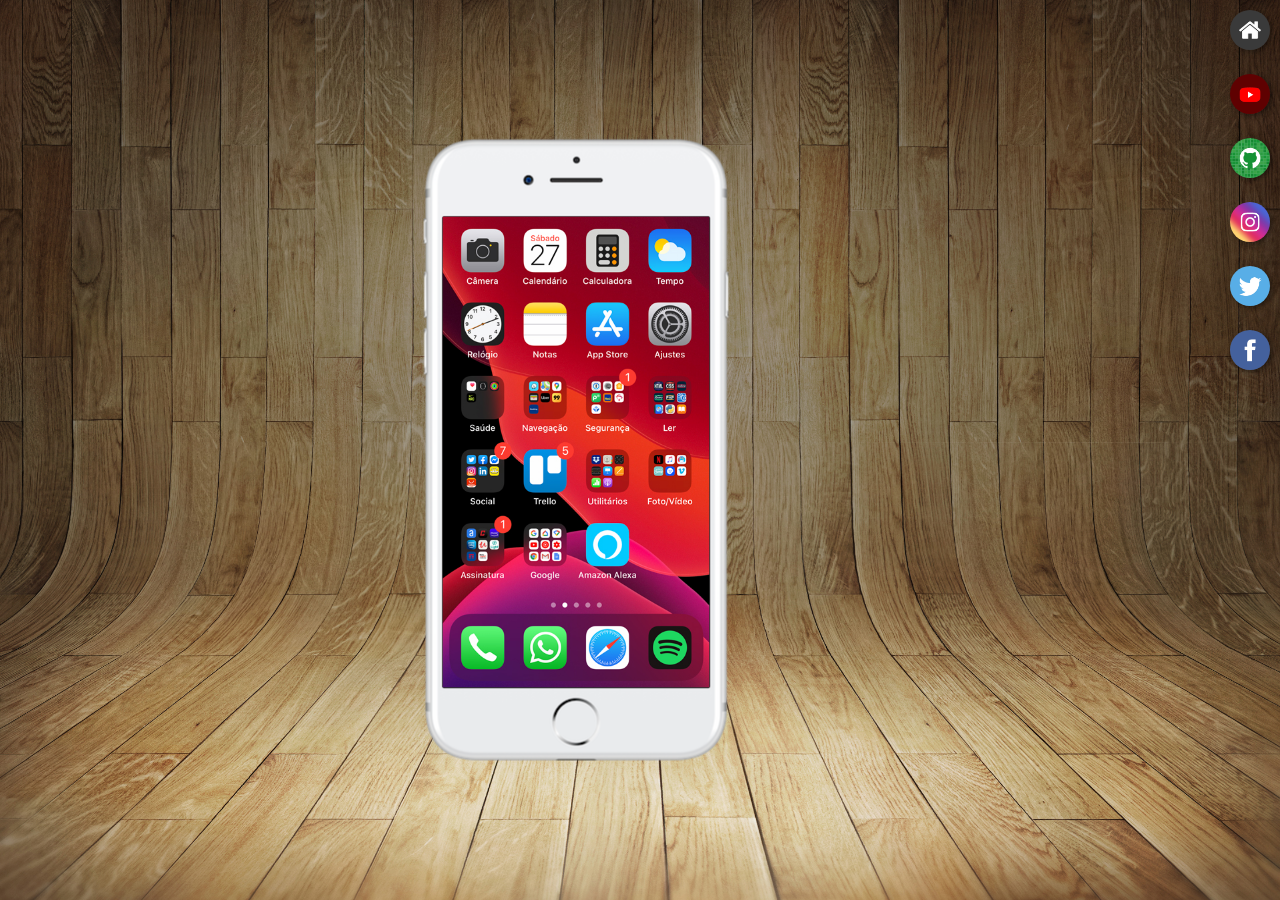
<file: index.html>
<!DOCTYPE html>
<html lang="pt-br">
<head>
    <meta charset="UTF-8">
    <meta name="viewport" content="width=device-width, initial-scale=1.0">
    <link rel="shortcut icon" href="favicon.ico" type="image/x-icon">
    <link rel="stylesheet" href="estilos/style.css">
    <title>Projeto redes sociais</title>
</head>
<body>
    <main>
        <section id="telefone">
            <iframe src="home.html" name="tela" id="tela" frameborder="0">Seu navegador não é compatível com isso.</iframe>
        </section>
        <section id="redes-sociais">
            <a href="home.html" target="tela"><img src="imagens/logo-home.jpg" alt=""></a><br>
            <a href="youtube.html" target="tela"><img src="imagens/logo-youtube.jpg" alt=""></a><br>
            <a href="github.html" target="tela"><img src="imagens/logo-github.jpg" alt=""></a><br>
            <a href="instagram.html" target="tela"><img src="imagens/logo-instagram.jpg" alt=""></a><br>
            <a href="twitter.html" target="tela"><img src="imagens/logo-twitter.jpg" alt=""></a><br>
            <a href="facebook.html" target="tela"><img src="imagens/logo-facebook.jpg" alt=""></a><br>
        </section>
    </main>
</body>
</html>
</file>
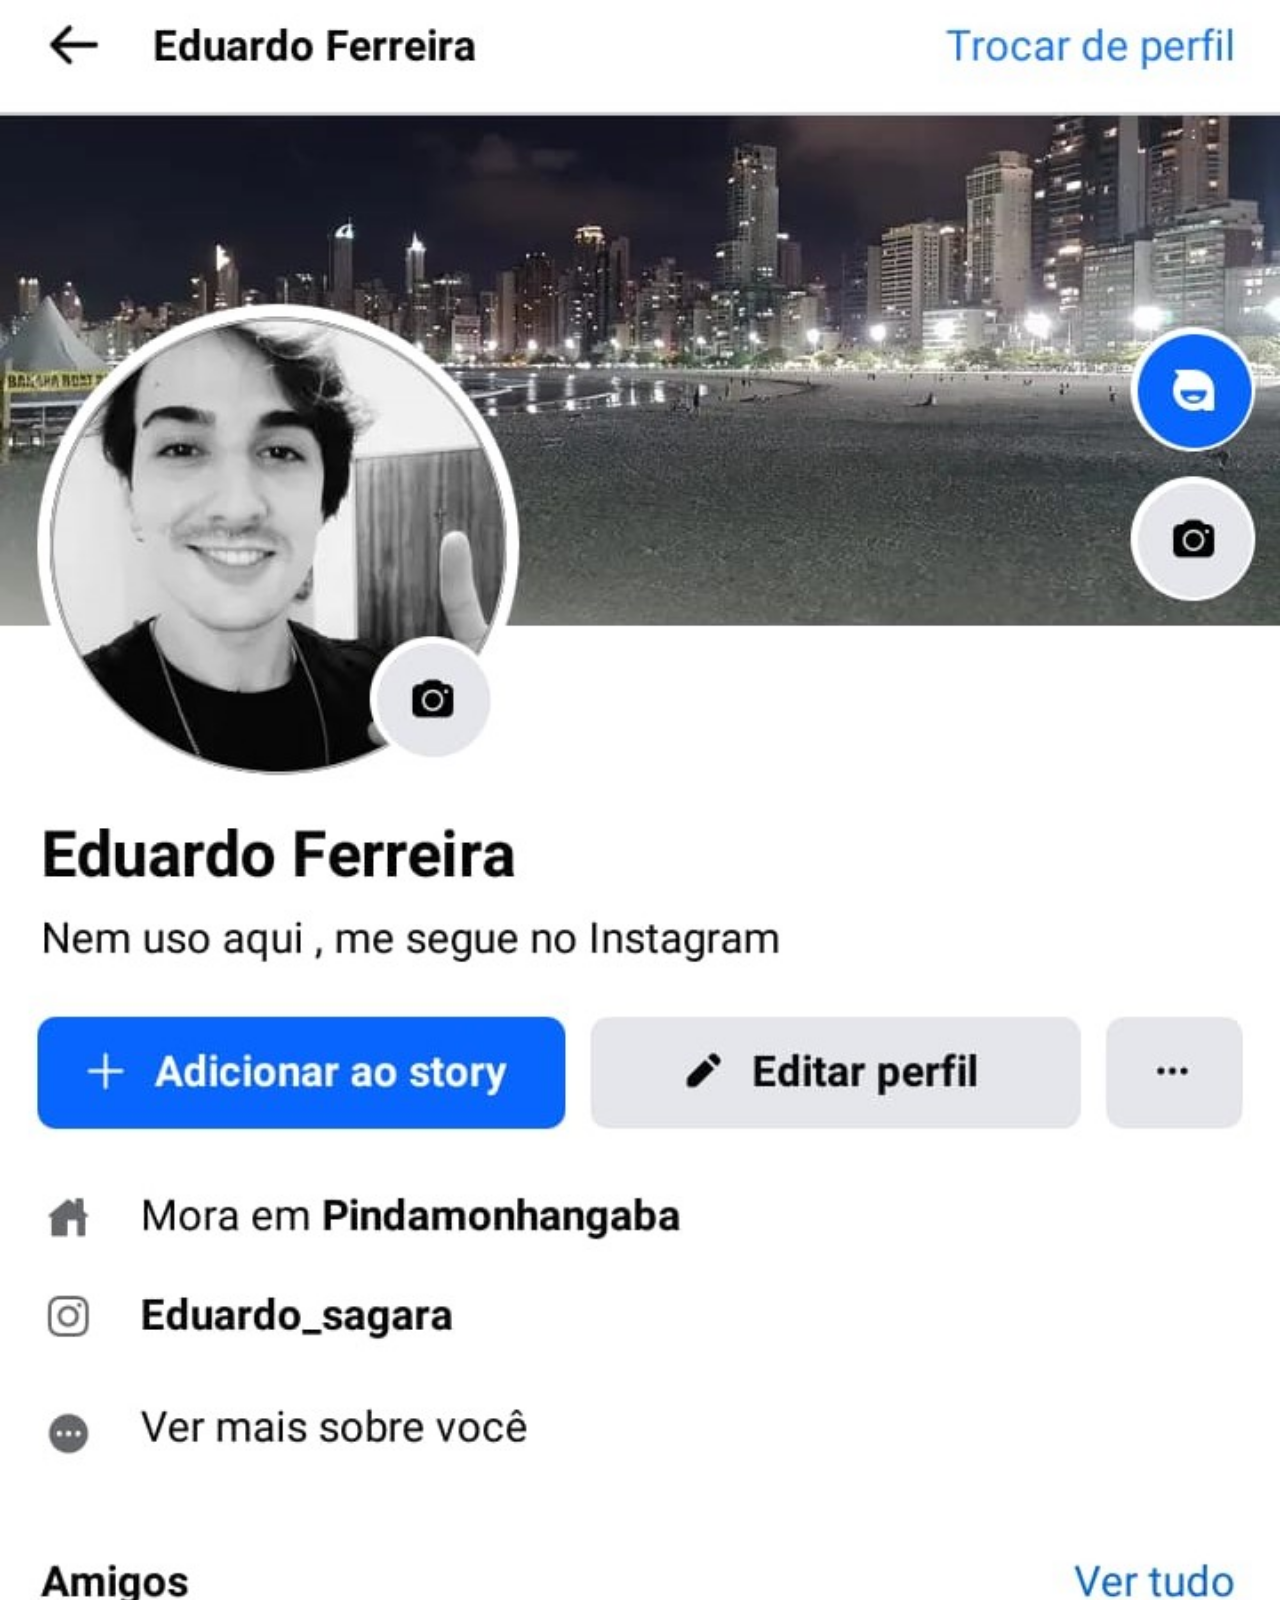
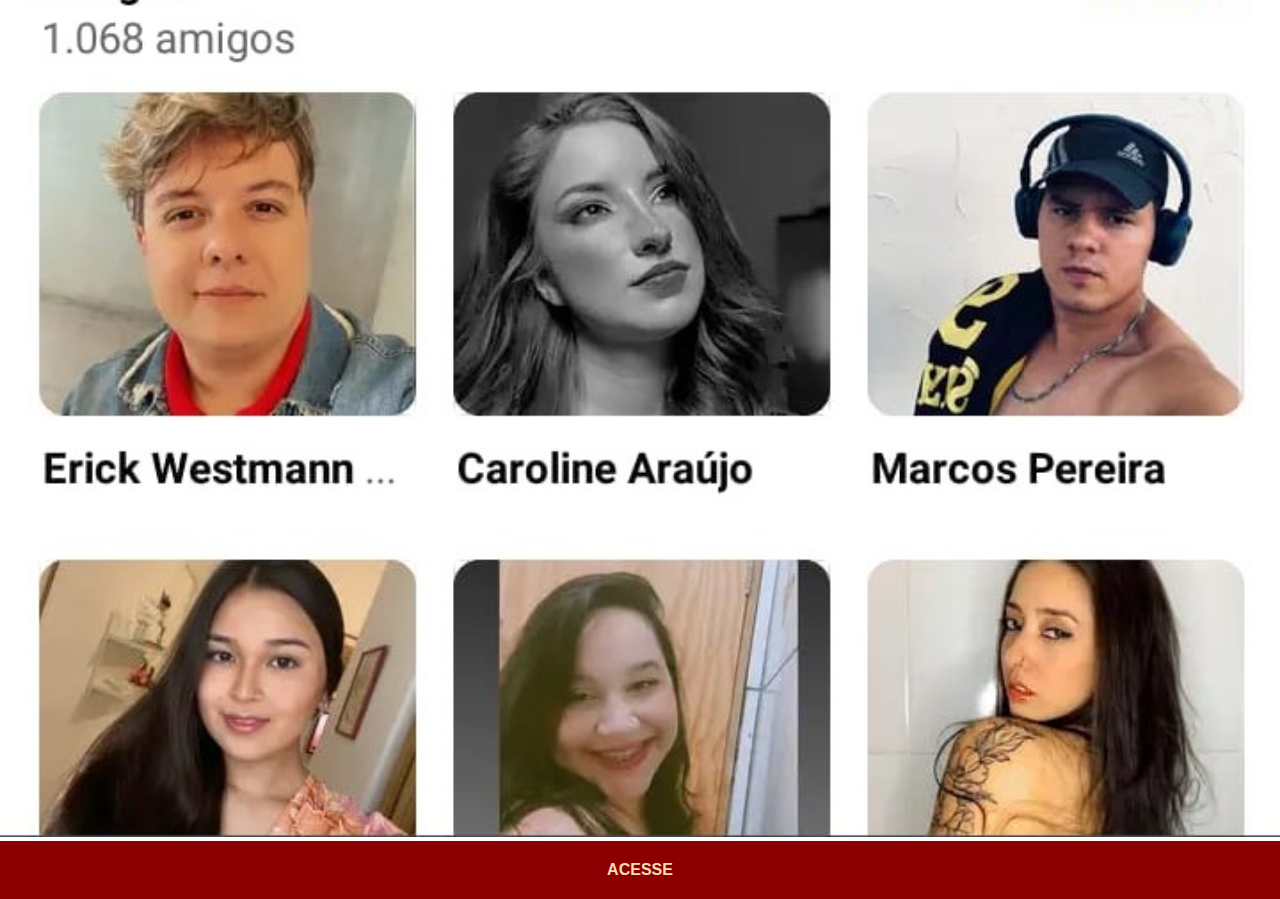
<file: facebook.html>
<!DOCTYPE html>
<html lang="pt-br">
<head>
    <meta charset="UTF-8">
    <meta name="viewport" content="width=device-width, initial-scale=1.0">
    <title>Facebook</title>
    <link rel="stylesheet" href="estilos/social.css">
</head>
<body>
    <img src="imagens/facebook-joao.jpeg" alt="Facebook">
    <a href="https://www.facebook.com/sagraaaaaa/" target="_blank">ACESSE</a>
</body>
</html>
</file>
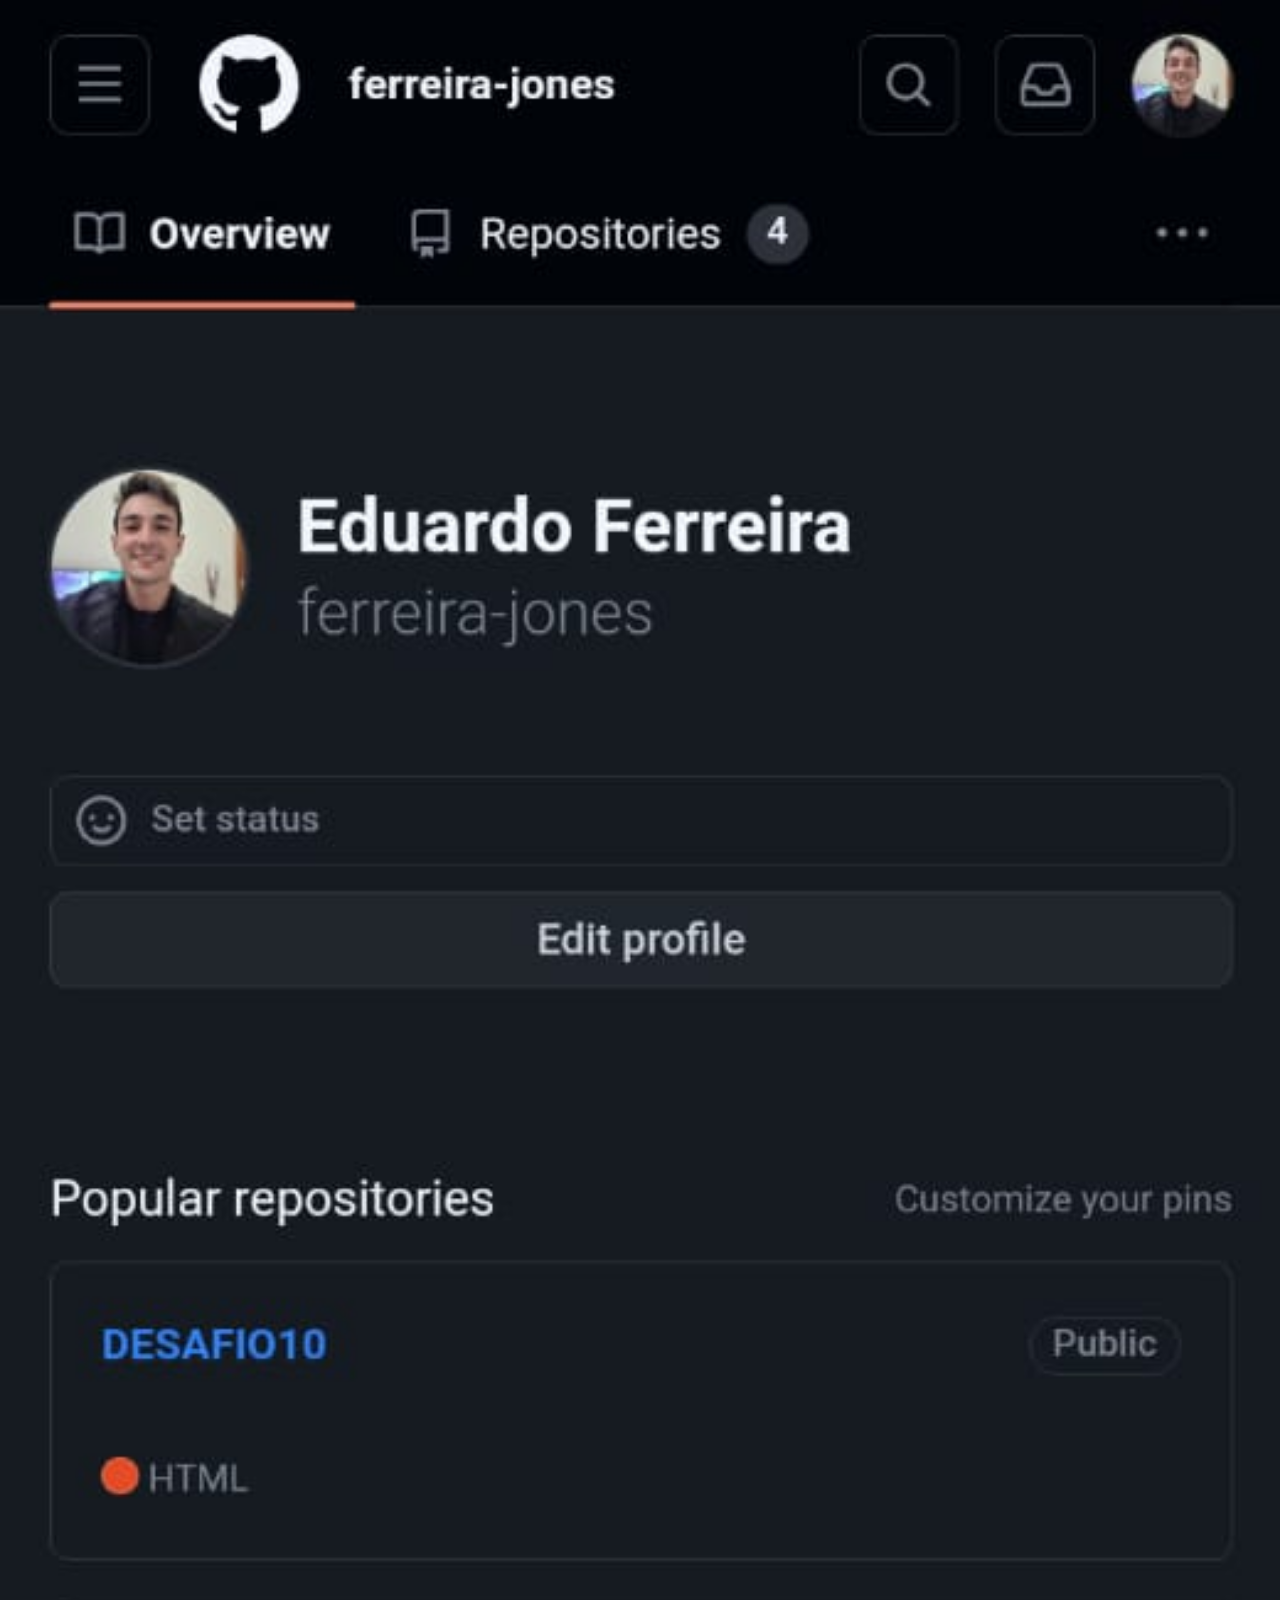
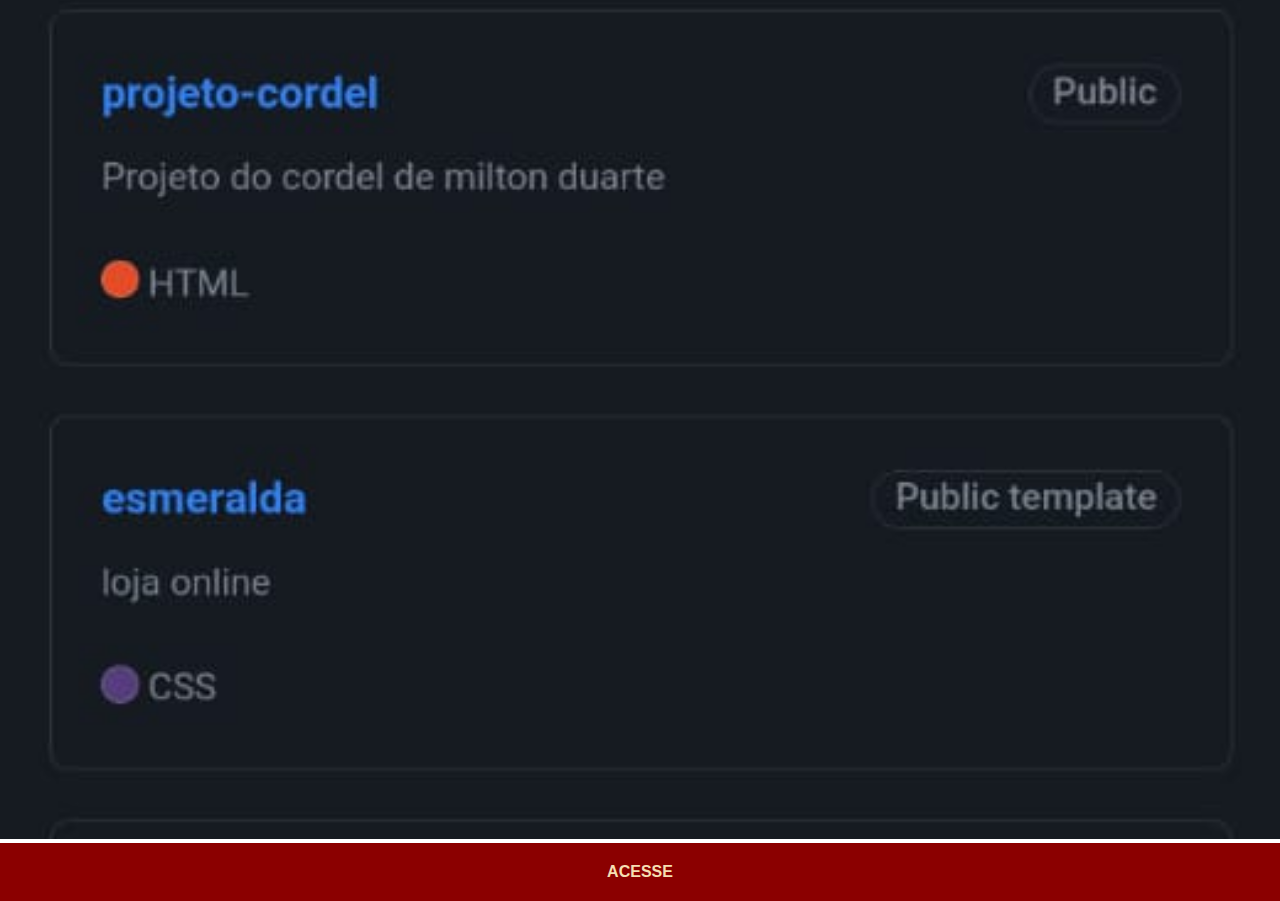
<file: github.html>
<!DOCTYPE html>
<html lang="pt-br">
<head>
    <meta charset="UTF-8">
    <meta name="viewport" content="width=device-width, initial-scale=1.0">
    <title>Github</title>
    <link rel="stylesheet" href="estilos/social.css">
</head>
<body>
    <img src="imagens/git-joao.jpeg" alt="Github">
    <a href="https://github.com/ferreira-jones" target="_blank">ACESSE</a>
</body>
</html>
</file>
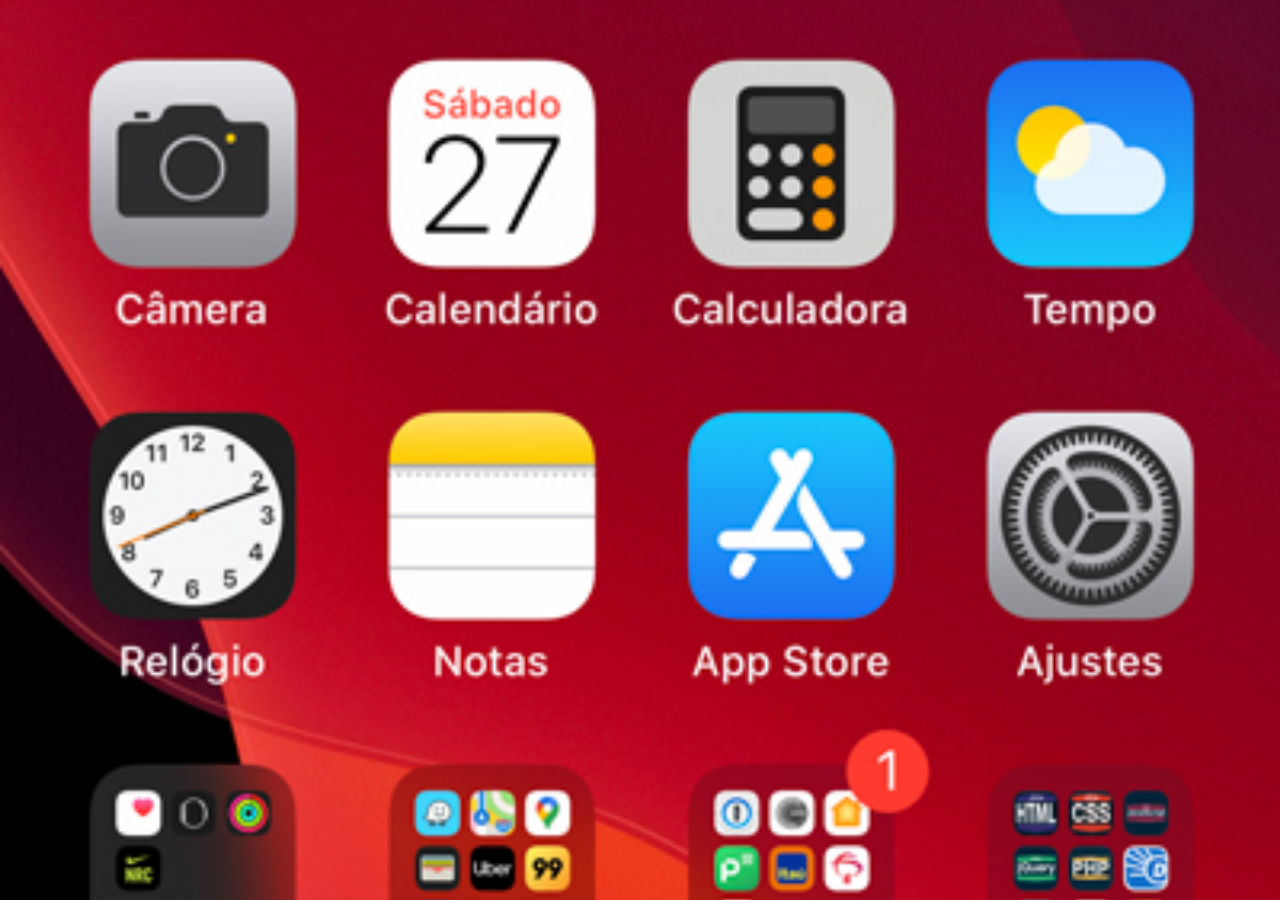
<file: home.html>
<!DOCTYPE html>
<html lang="pt-br">
<head>
    <meta charset="UTF-8">
    <meta name="viewport" content="width=device-width, initial-scale=1.0">
    <title>Home</title>
</head>
<style>
    *{
        margin: 0px;
        padding: 0px;
    }
    body{
        width: 100vw;
        height: 100vh;
        background: black url('imagens/tela-home.jpg') no-repeat top center;
        background-size: cover;
    }
</style>
<body>
    
</body>
</html>
</file>
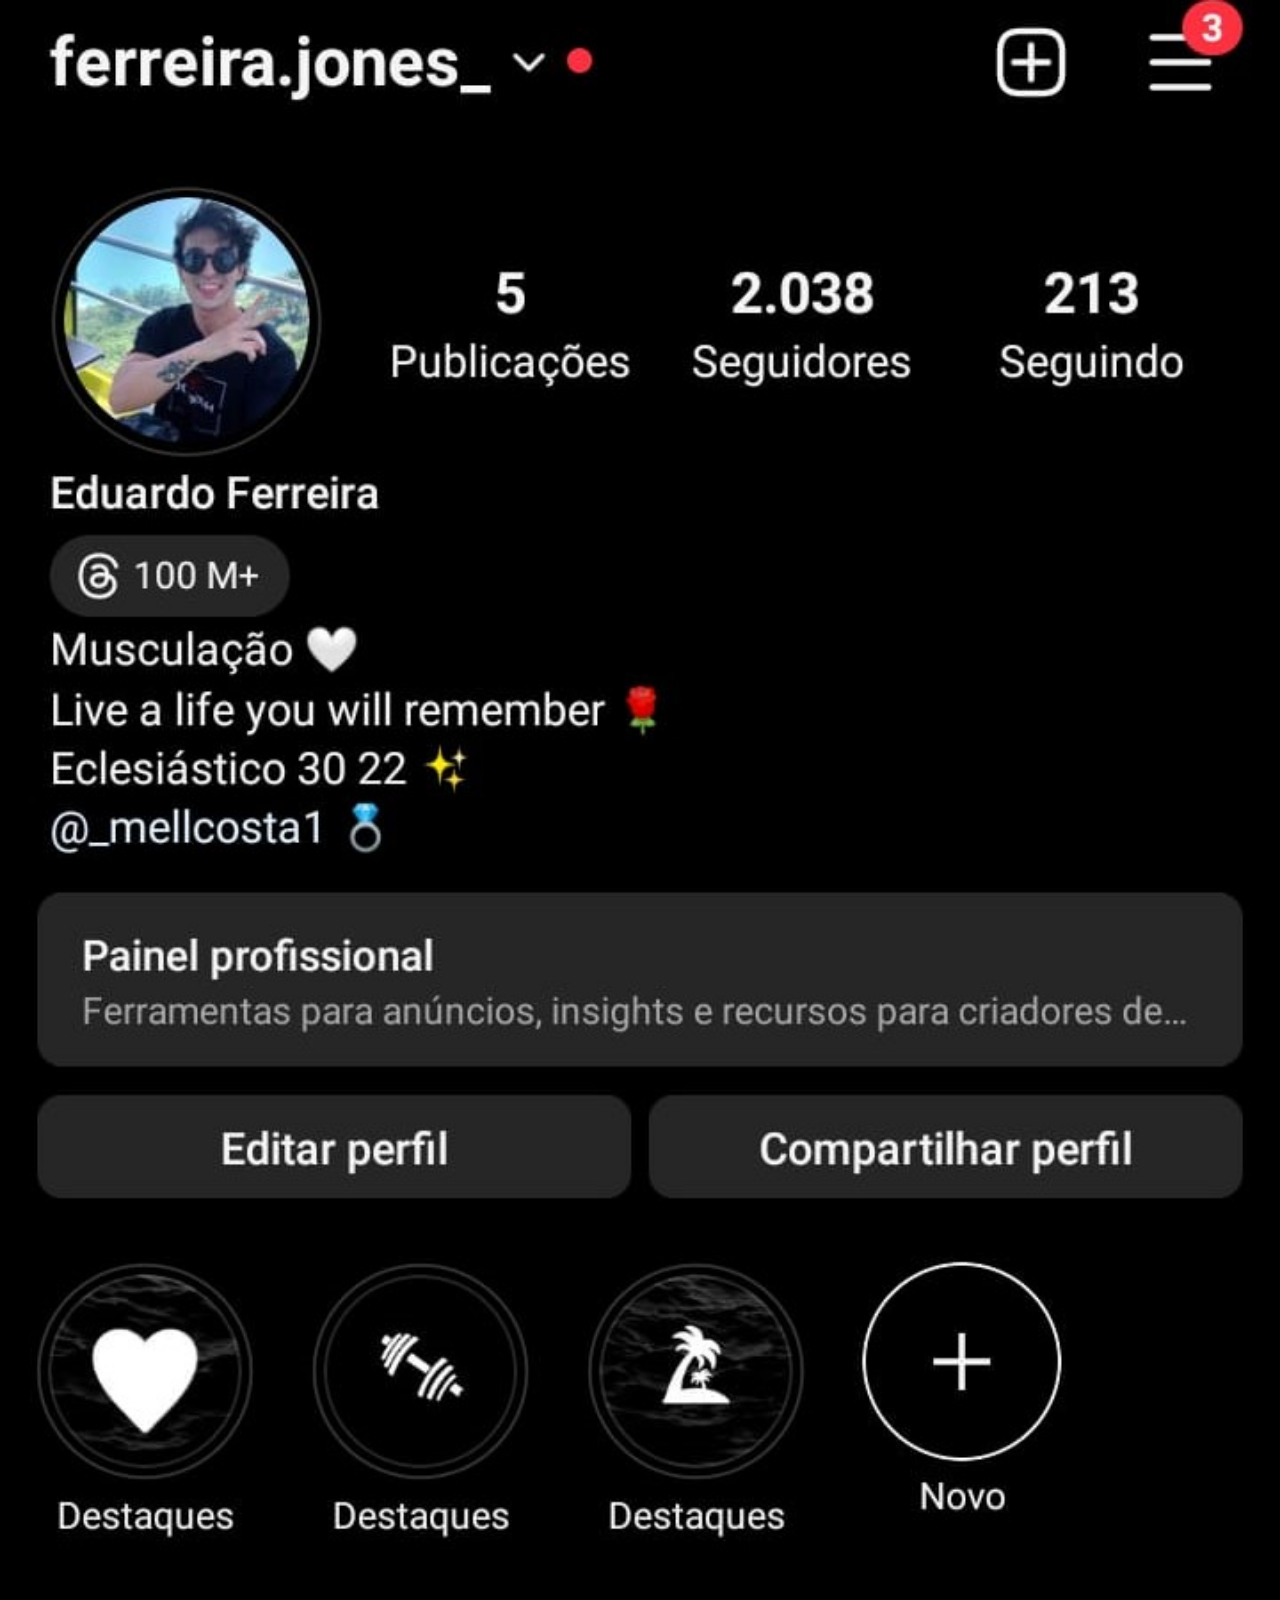
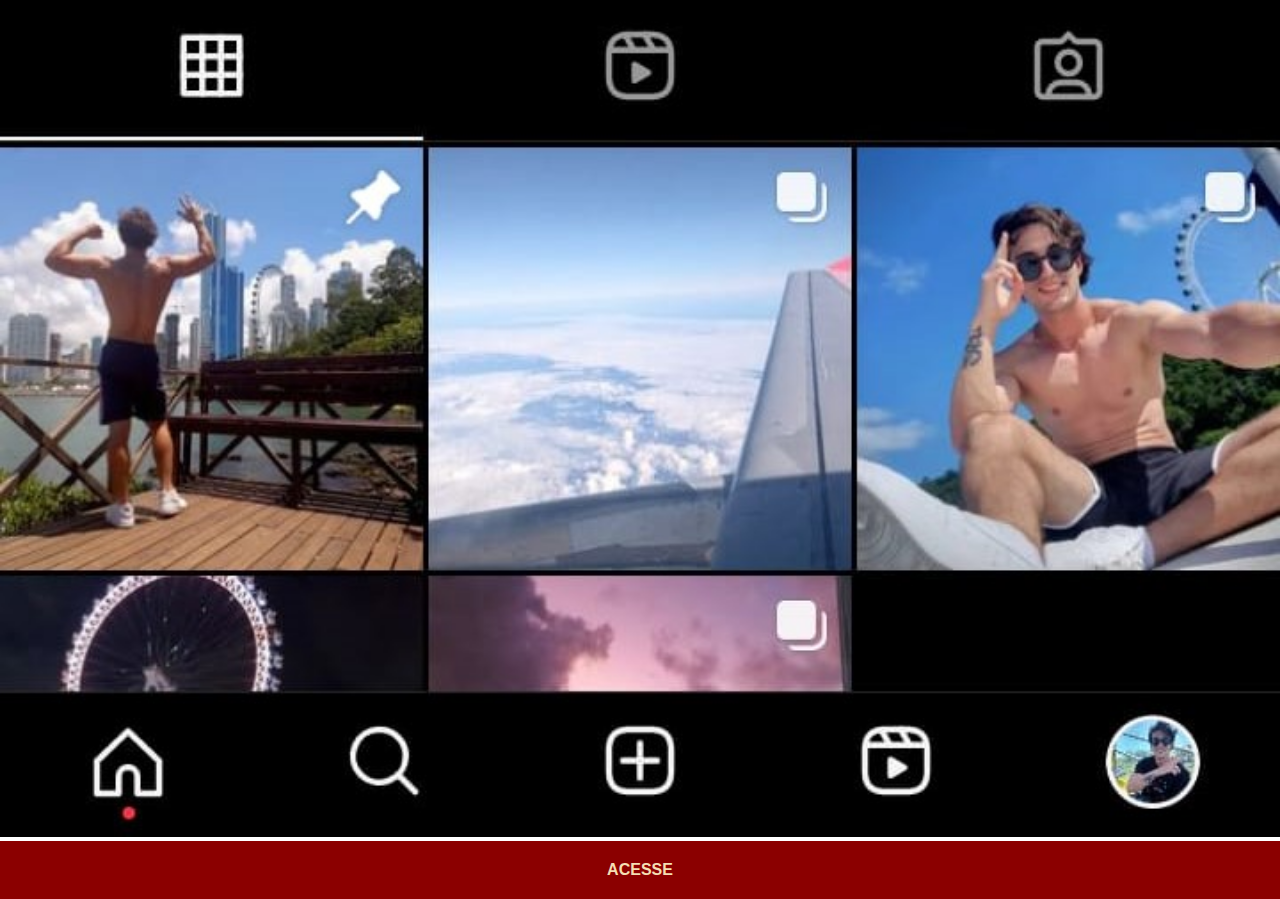
<file: instagram.html>
<!DOCTYPE html>
<html lang="pt-br">
<head>
    <meta charset="UTF-8">
    <meta name="viewport" content="width=device-width, initial-scale=1.0">
    <title>Instagram</title>
    <link rel="stylesheet" href="estilos/social.css">
</head>
<body>
    <img src="imagens/isntagram-joao.jpeg" alt="Instagram">
    <a href="https://www.instagram.com/ferreira.jones_/" target="_blank">ACESSE</a>
</body>
</html>
</file>
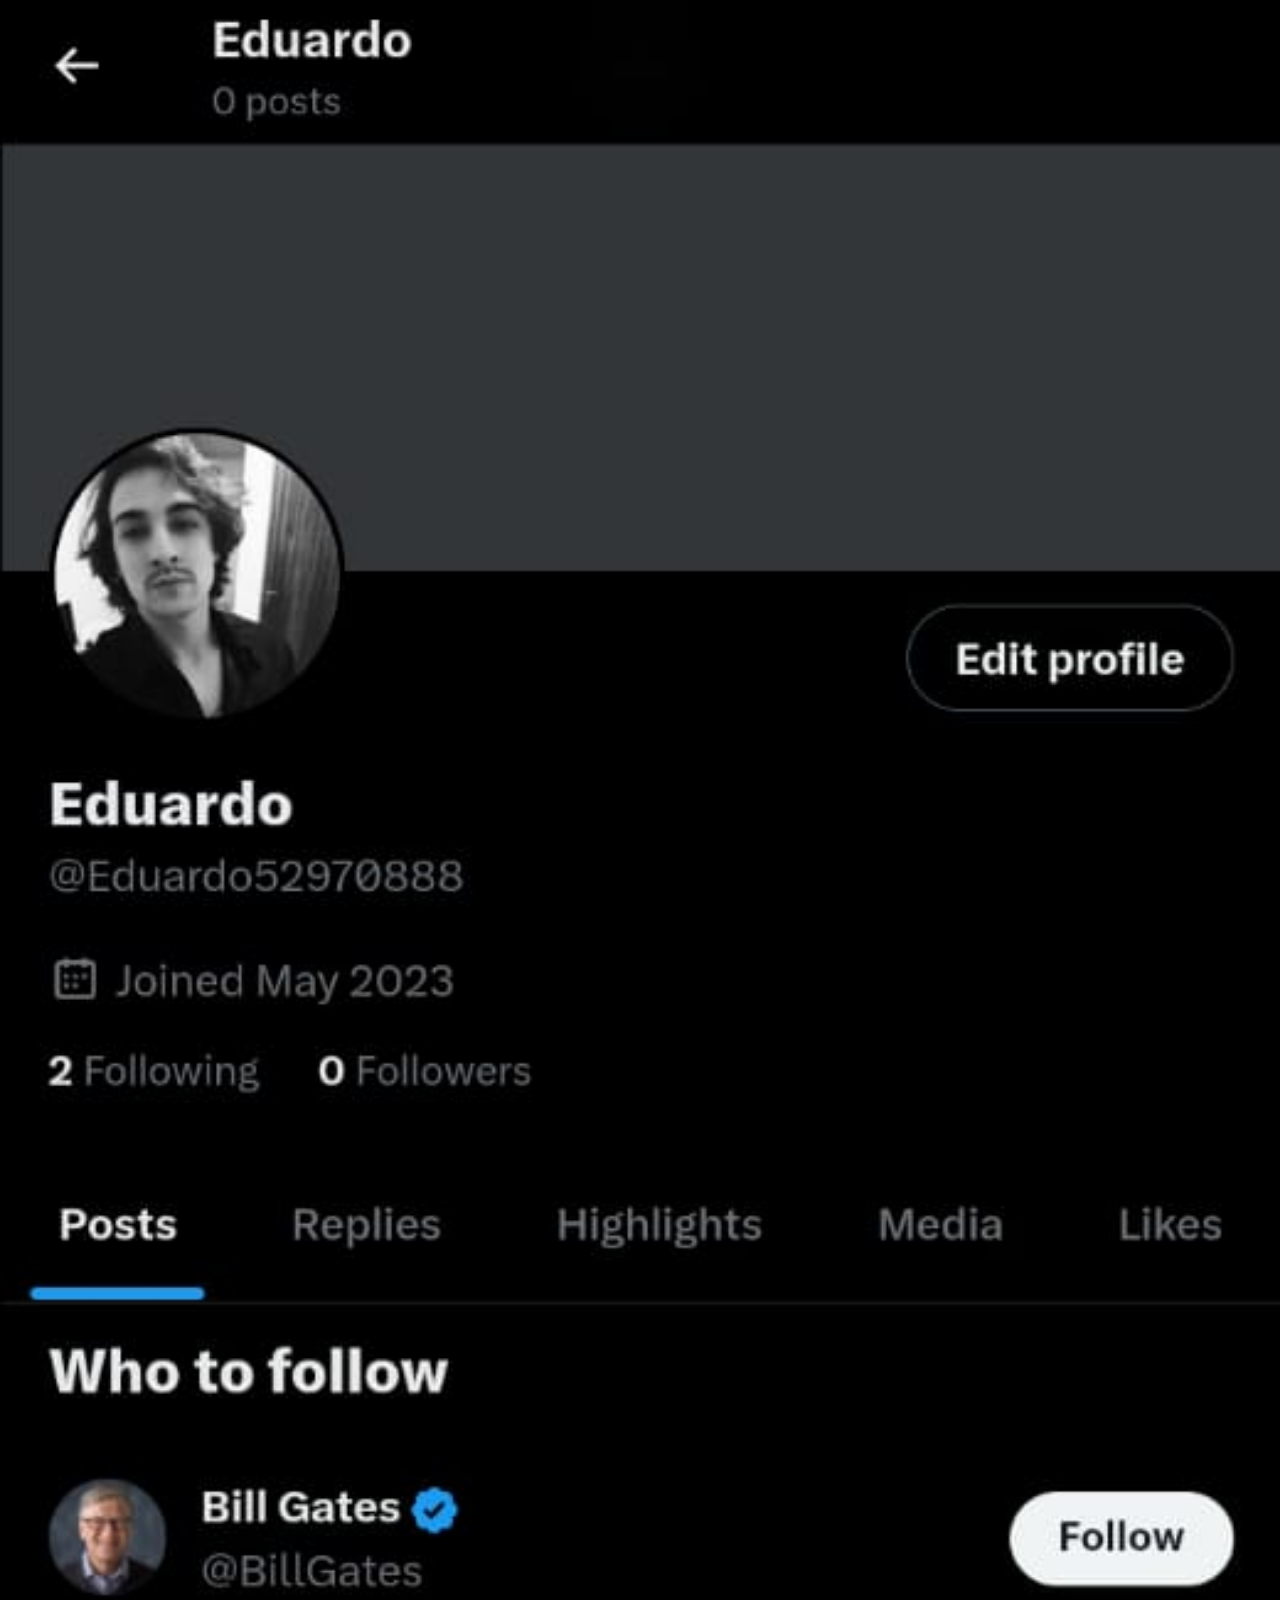
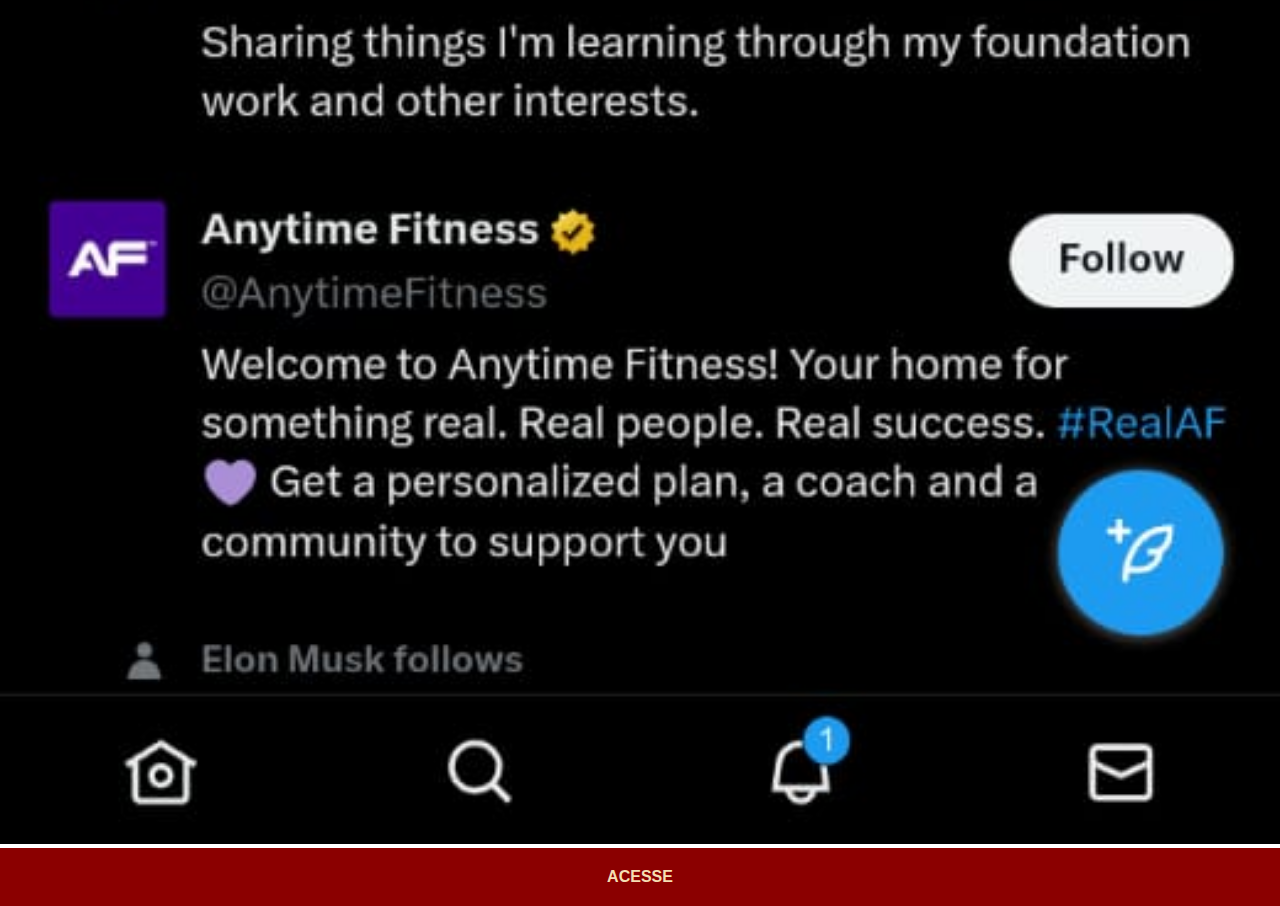
<file: twitter.html>
<!DOCTYPE html>
<html lang="pt-br">
<head>
    <meta charset="UTF-8">
    <meta name="viewport" content="width=device-width, initial-scale=1.0">
    <title>Twitter</title>
    <link rel="stylesheet" href="estilos/social.css">
</head>
<body>
    <img src="imagens/twitter-joao.jpeg" alt="Twitter">
    <a href="https://twitter.com/Eduardo52970888" target="_blank">ACESSE</a>
</body>
</html>
</file>
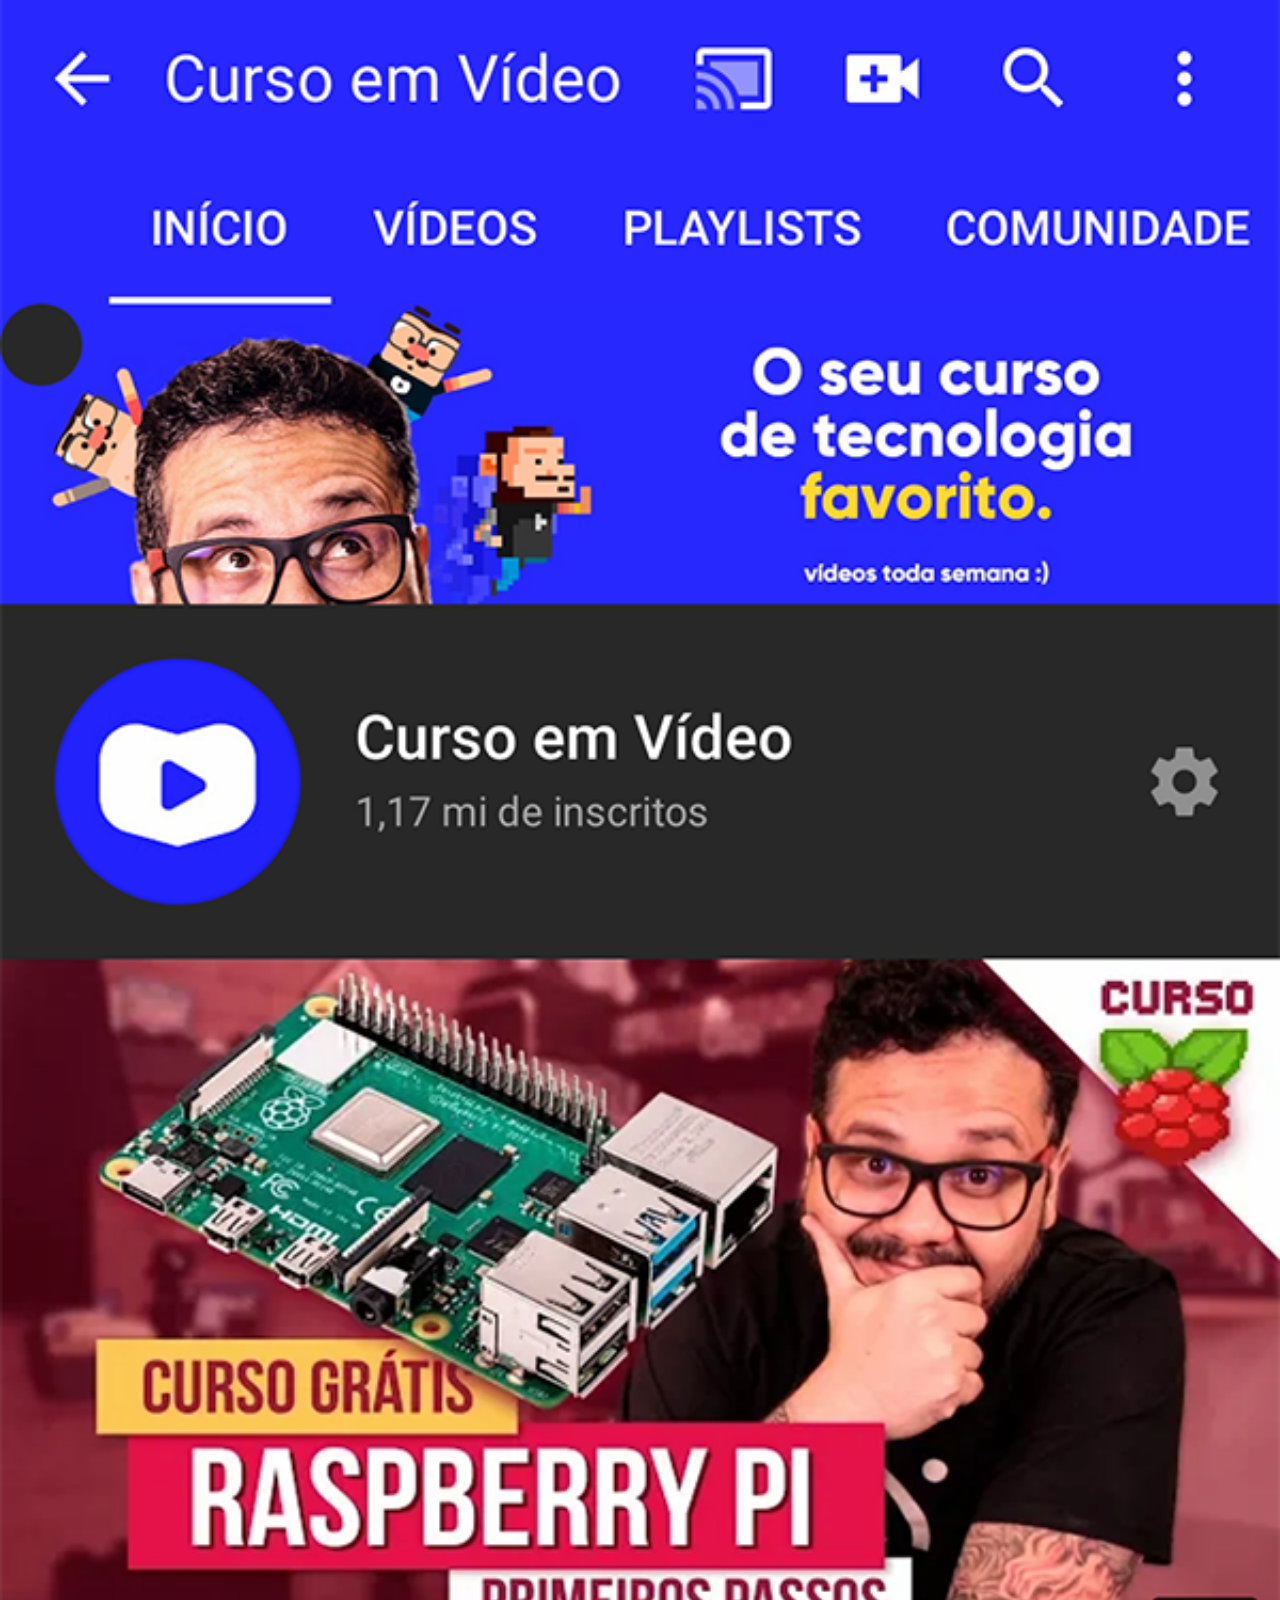
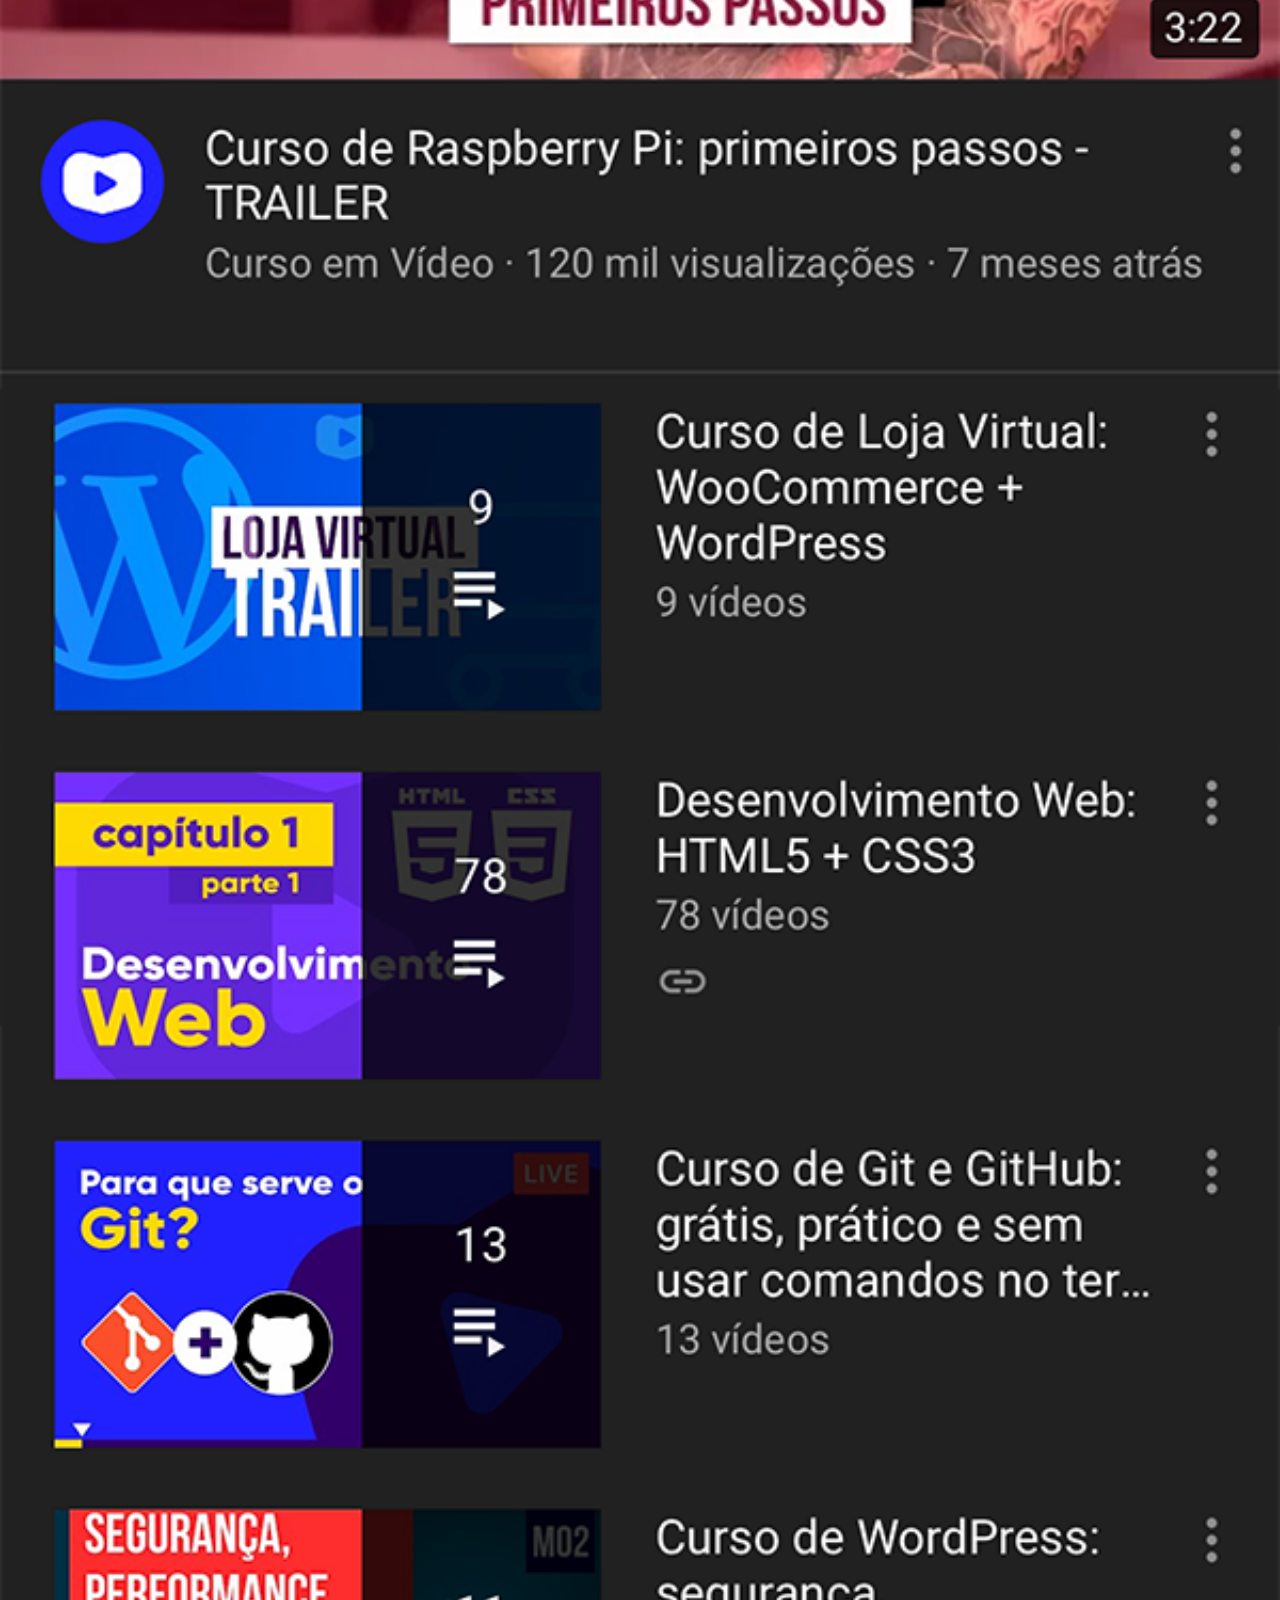
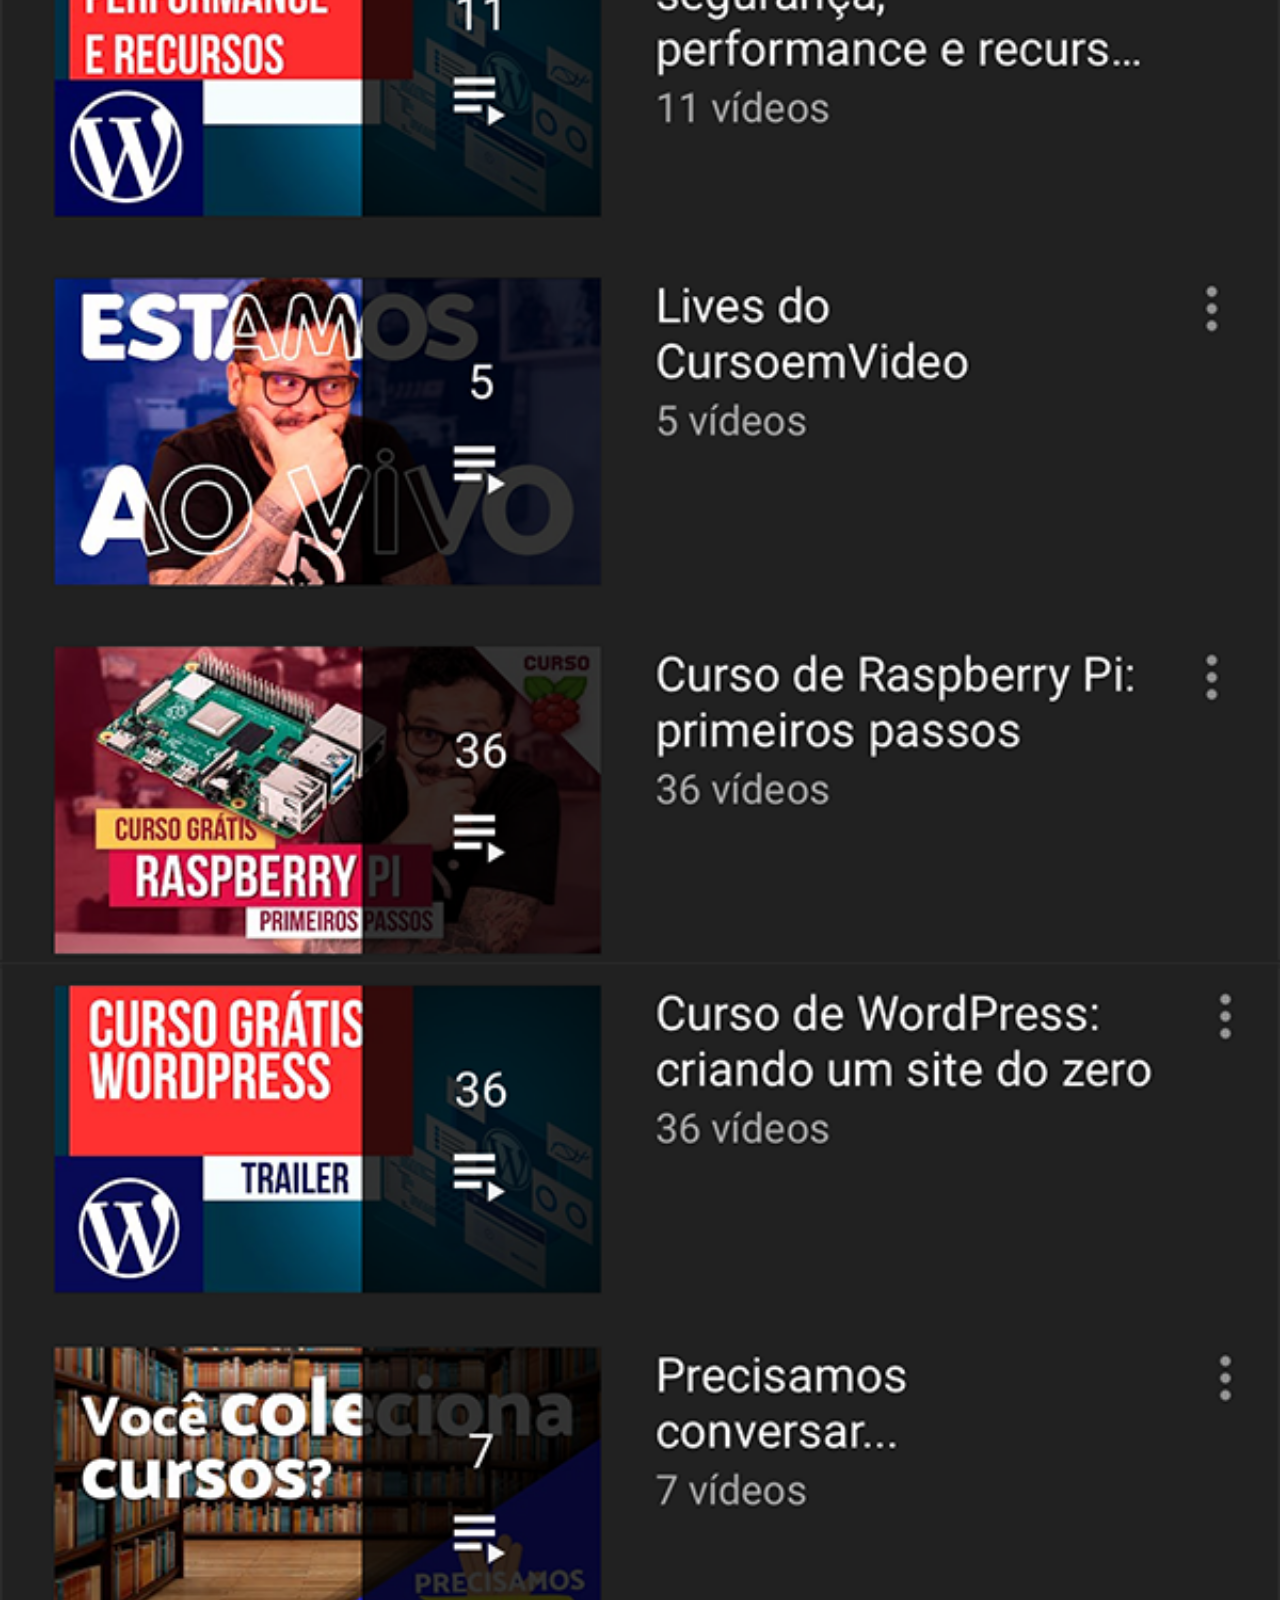
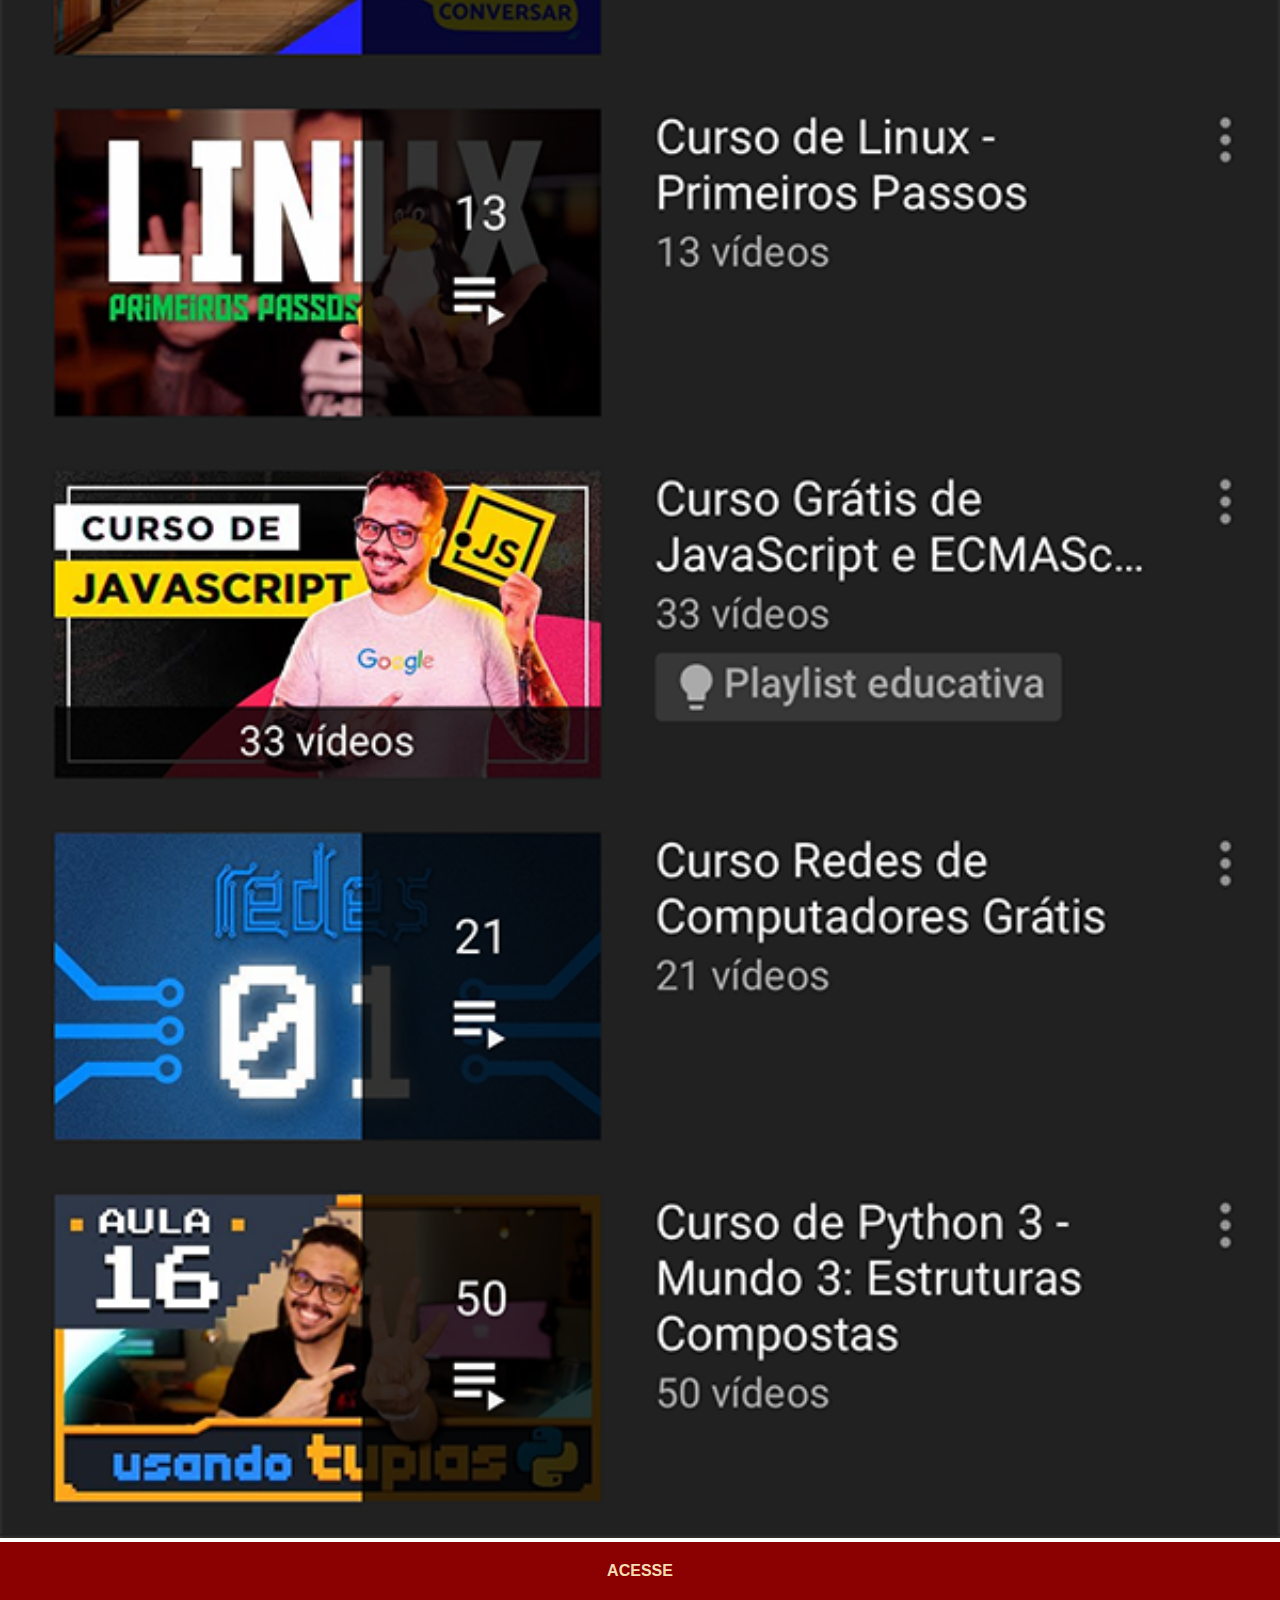
<file: youtube.html>
<!DOCTYPE html>
<html lang="pt-br">
<head>
    <meta charset="UTF-8">
    <meta name="viewport" content="width=device-width, initial-scale=1.0">
    <title>Youtube</title>
    <style>
        *{
         margin: 0px;
         padding: 0px;
         font-family: Arial, Helvetica, sans-serif;  
        }

        ::-webkit-scrollbar{ /*tirar a barra de rolagem*/
            width: 0px;
            height: 0px;
        }

        img{
            width: 100vw;
        }

        a{
            display: block;
            background-color: darkred;
            padding: 20px;
            color: wheat;
            text-align: center;
            font-weight: bolder;
            text-decoration: none;
        }
        a:hover{
           background-color: white; 
        }
    </style>
</head>
<body>
    <img src="imagens/tela-youtube.png" alt=Youtube>
    <a href="https://www.youtube.com/@CursoemVideo/playlists" target="_blank"> ACESSE</a>
</body>
</html>
</file>
<file: estilos/style.css>
@charset "utf-8";

*{
    margin: 0px;
    padding: 0px;
    font-family: Arial, Helvetica, sans-serif;
}

html, body{
    height:  100vh;
    width: 100vw;
    background-color: black;
}

body{
    background: url('../imagens/fundo-madeira.jpg') no-repeat top center;
    background-size: cover;
    background-attachment: fixed;
}

main{
    position: relative;
    height: 100vh;    
}

section#telefone{
    position: absolute;
    top: 50%;
    left: 45%;
    transform: translate(-50%, -50%);
    height: 627px;
    width: 311px;
    background:url('../imagens/frame-iphone.png') no-repeat;
}

iframe#tela {
    position: relative;
    top:  80px;
    left: 22px;
    width: 267px;
    height: 471px;
}
section#redes-sociais{
    text-align: right;
}
section#redes-sociais img {
    width: 40px;
    margin: 10px;
    border-radius: 50%;
    box-shadow: 2px 2px 5px rgba(0, 0, 0, 0.411);
    box-sizing: border-box; /* a borda faz parte da caixa, não mavimenta os outros*/
}
section#redes-sociais img:hover{
    border: 2px solid rgba(255, 255, 255, 0.61);
    transform: translate(-2px, -2px);
    box-shadow: 5px 5px 10px rgba(0, 0, 0, 0.61);
    transition: border .3s;
}
</file>
<file: estilos/social.css>
@charset "UTF-8";

*{
 margin: 0px;
 padding: 0px;
 font-family: Arial, Helvetica, sans-serif;  
}

::-webkit-scrollbar{ /*tirar a barra de rolagem*/
    width: 0px;
    height: 0px;
}

img{
    width: 100vw;
}

a{
    display: block;
    background-color: darkred;
    padding: 20px;
    color: wheat;
    text-align: center;
    font-weight: bolder;
    text-decoration: none;
}
a:hover{
   background-color: rgb(255, 0, 0); 
}
</file>
